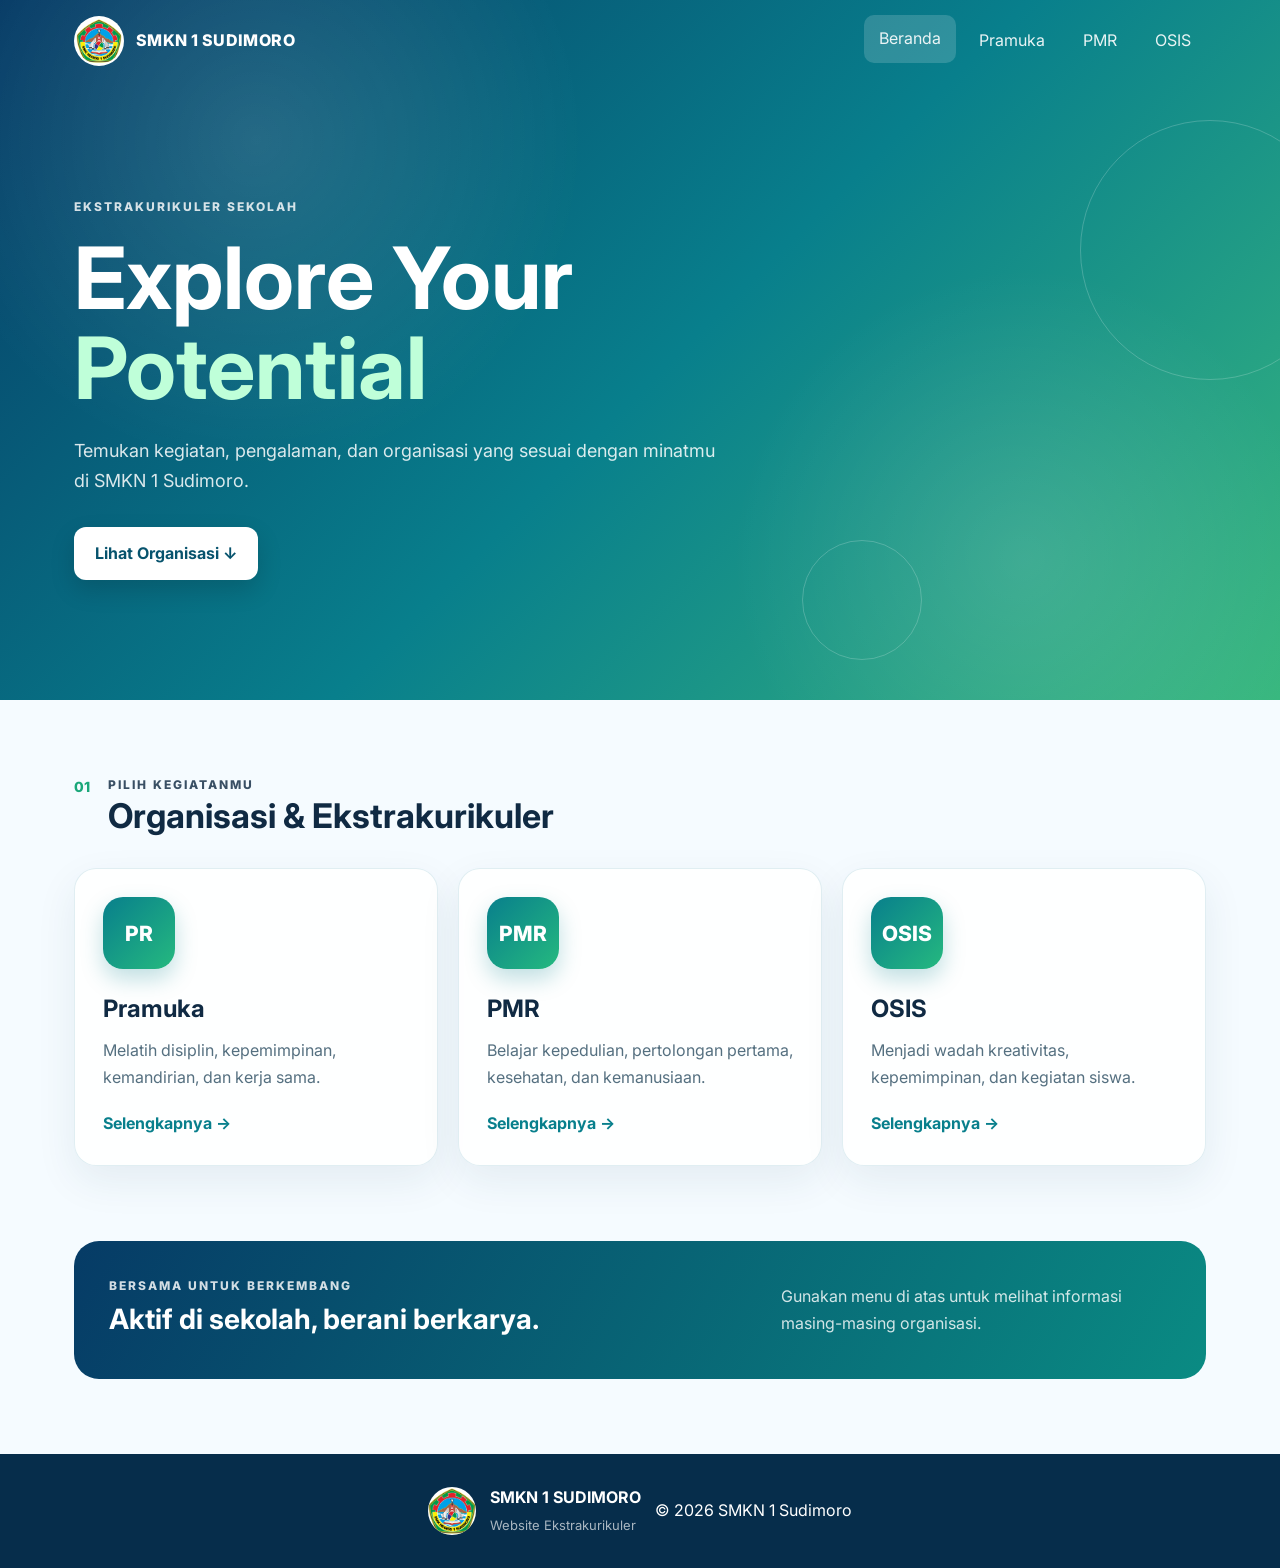
<file: index.html>
<!DOCTYPE html>
<html lang="id">
<head>
  <meta charset="UTF-8">
  <meta name="viewport" content="width=device-width, initial-scale=1.0">
  <title>Ekstrakurikuler SMKN 1 Sudimoro</title>
  <link rel="stylesheet" href="style.css">
</head>
<body>
  <header class="hero">
    <nav class="navbar">
      <a class="brand" href="index.html">
        <img src="images/logo-smk.png" alt="Logo SMKN 1 Sudimoro">
        <span>SMKN 1 SUDIMORO</span>
      </a>
      <button class="menu-btn" onclick="toggleMenu()">☰</button>
      <div class="nav-links" id="navLinks">
        <a class="active" href="index.html">Beranda</a>
        <a href="pramuka.html">Pramuka</a>
        <a href="pmr.html">PMR</a>
        <a href="osis.html">OSIS</a>
      </div>
    </nav>

    <div class="hero-content">
      <span class="eyebrow">EKSTRAKURIKULER SEKOLAH</span>
      <h1>Explore Your <span>Potential</span></h1>
      <p>Temukan kegiatan, pengalaman, dan organisasi yang sesuai dengan minatmu di SMKN 1 Sudimoro.</p>
      <a class="btn" href="#organisasi">Lihat Organisasi ↓</a>
    </div>
    <div class="floating-shape shape-1"></div>
    <div class="floating-shape shape-2"></div>
  </header>

  <main>
    <section class="section" id="organisasi">
      <div class="section-title">
        <span>01</span>
        <div>
          <p class="mini-title">PILIH KEGIATANMU</p>
          <h2>Organisasi & Ekstrakurikuler</h2>
        </div>
      </div>

      <div class="cards">
        <a class="org-card pramuka" href="pramuka.html">
          <div class="org-logo">PR</div>
          <h3>Pramuka</h3>
          <p>Melatih disiplin, kepemimpinan, kemandirian, dan kerja sama.</p>
          <span>Selengkapnya →</span>
        </a>

        <a class="org-card pmr" href="pmr.html">
          <div class="org-logo">PMR</div>
          <h3>PMR</h3>
          <p>Belajar kepedulian, pertolongan pertama, kesehatan, dan kemanusiaan.</p>
          <span>Selengkapnya →</span>
        </a>

        <a class="org-card osis" href="osis.html">
          <div class="org-logo">OSIS</div>
          <h3>OSIS</h3>
          <p>Menjadi wadah kreativitas, kepemimpinan, dan kegiatan siswa.</p>
          <span>Selengkapnya →</span>
        </a>
      </div>
    </section>

    <section class="info-banner">
      <div>
        <p class="mini-title">BERSAMA UNTUK BERKEMBANG</p>
        <h2>Aktif di sekolah, berani berkarya.</h2>
      </div>
      <p>Gunakan menu di atas untuk melihat informasi masing-masing organisasi.</p>
    </section>
  </main>

  <footer>
    <img src="images/logo-smk.png" alt="Logo SMK">
    <div><strong>SMKN 1 SUDIMORO</strong><br><span>Website Ekstrakurikuler</span></div>
    <p>© 2026 SMKN 1 Sudimoro</p>
  </footer>

  <script src="script.js"></script>
</body>
</html>
</file>
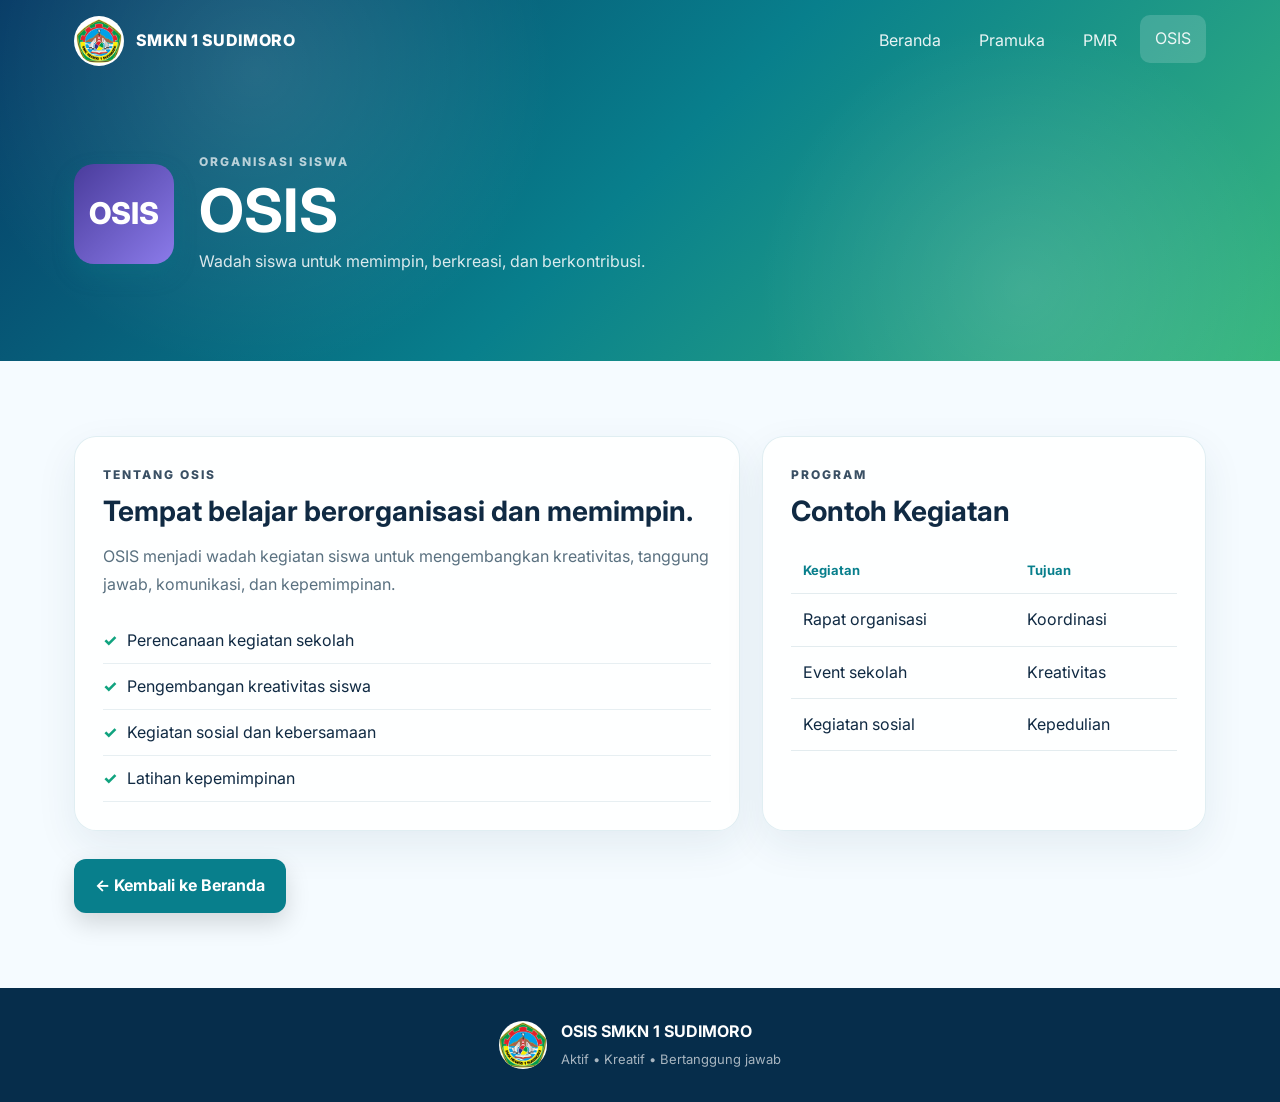
<file: osis.html>
<!DOCTYPE html>
<html lang="id">
<head>
  <meta charset="UTF-8">
  <meta name="viewport" content="width=device-width, initial-scale=1.0">
  <title>OSIS - SMKN 1 Sudimoro</title>
  <link rel="stylesheet" href="style.css">
</head>
<body class="page-osis">
<header class="sub-header">
  <nav class="navbar">
    <a class="brand" href="index.html"><img src="images/logo-smk.png" alt="Logo SMK"><span>SMKN 1 SUDIMORO</span></a>
    <button class="menu-btn" onclick="toggleMenu()">☰</button>
    <div class="nav-links" id="navLinks">
      <a href="index.html">Beranda</a><a href="pramuka.html">Pramuka</a><a href="pmr.html">PMR</a><a class="active" href="osis.html">OSIS</a>
    </div>
  </nav>
  <div class="sub-hero">
    <div class="big-org-logo">OSIS</div>
    <div><p class="eyebrow">ORGANISASI SISWA</p><h1>OSIS</h1><p>Wadah siswa untuk memimpin, berkreasi, dan berkontribusi.</p></div>
  </div>
</header>
<main class="section">
  <div class="content-grid">
    <article class="glass-card">
      <p class="mini-title">TENTANG OSIS</p>
      <h2>Tempat belajar berorganisasi dan memimpin.</h2>
      <p>OSIS menjadi wadah kegiatan siswa untuk mengembangkan kreativitas, tanggung jawab, komunikasi, dan kepemimpinan.</p>
      <ul class="check-list"><li>Perencanaan kegiatan sekolah</li><li>Pengembangan kreativitas siswa</li><li>Kegiatan sosial dan kebersamaan</li><li>Latihan kepemimpinan</li></ul>
    </article>
    <article class="glass-card">
      <p class="mini-title">PROGRAM</p>
      <h2>Contoh Kegiatan</h2>
      <table><tr><th>Kegiatan</th><th>Tujuan</th></tr><tr><td>Rapat organisasi</td><td>Koordinasi</td></tr><tr><td>Event sekolah</td><td>Kreativitas</td></tr><tr><td>Kegiatan sosial</td><td>Kepedulian</td></tr></table>
    </article>
  </div>
  <a class="back-btn" href="index.html">← Kembali ke Beranda</a>
</main>
<footer><img src="images/logo-smk.png" alt="Logo"><div><strong>OSIS SMKN 1 SUDIMORO</strong><br><span>Aktif • Kreatif • Bertanggung jawab</span></div></footer>
<script src="script.js"></script>
</body>
</html>
</file>
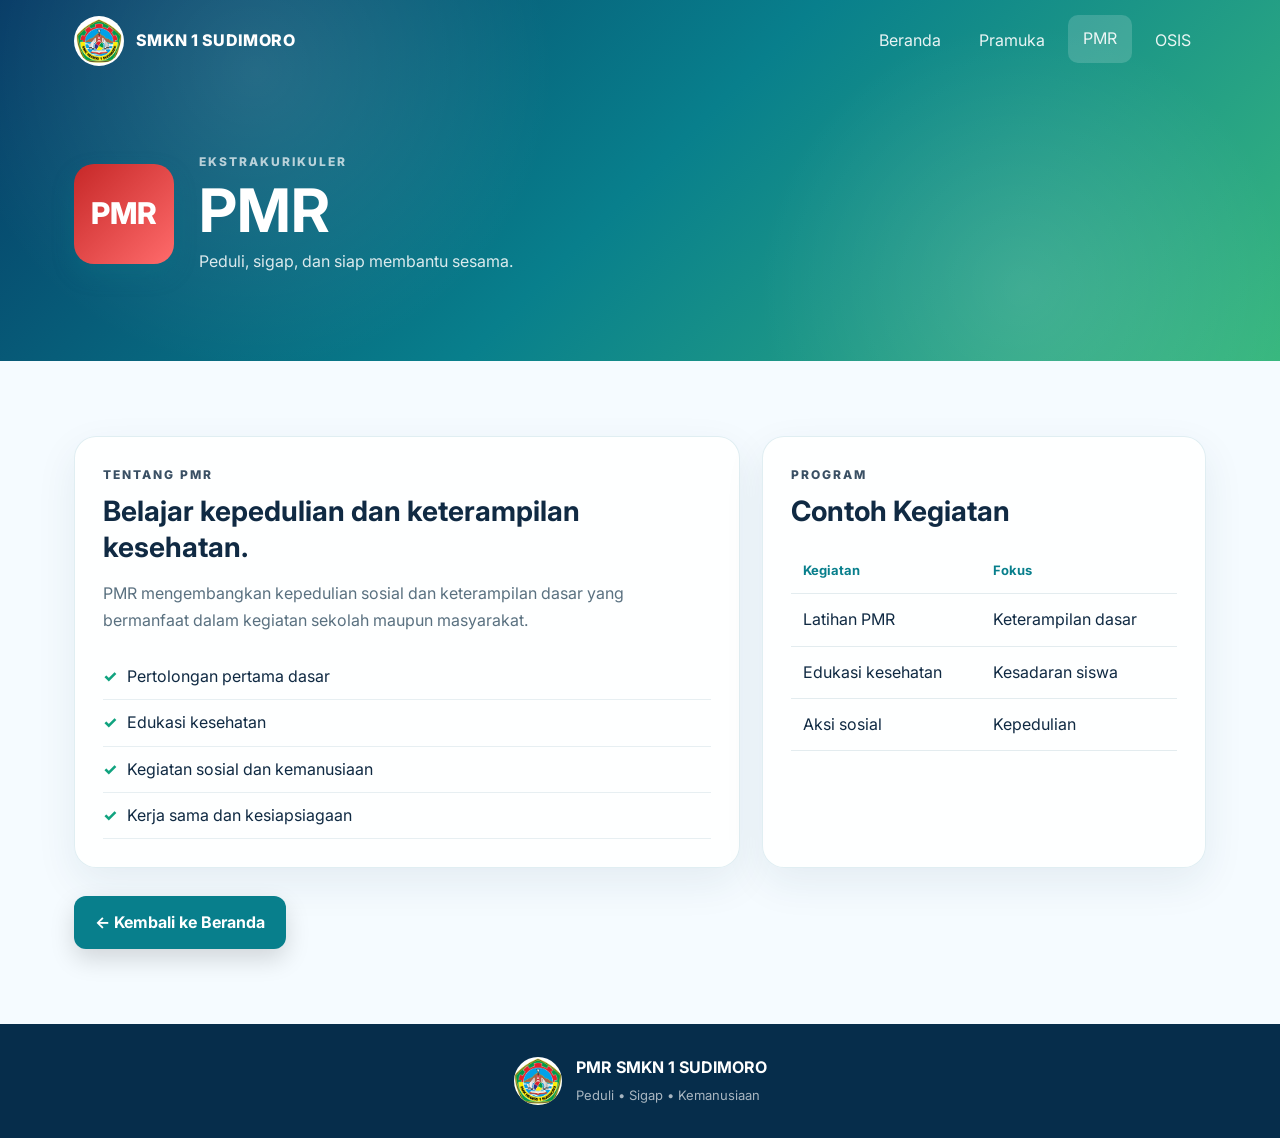
<file: pmr.html>
<!DOCTYPE html>
<html lang="id">
<head>
  <meta charset="UTF-8">
  <meta name="viewport" content="width=device-width, initial-scale=1.0">
  <title>PMR - SMKN 1 Sudimoro</title>
  <link rel="stylesheet" href="style.css">
</head>
<body class="page-pmr">
<header class="sub-header">
  <nav class="navbar">
    <a class="brand" href="index.html"><img src="images/logo-smk.png" alt="Logo SMK"><span>SMKN 1 SUDIMORO</span></a>
    <button class="menu-btn" onclick="toggleMenu()">☰</button>
    <div class="nav-links" id="navLinks">
      <a href="index.html">Beranda</a><a href="pramuka.html">Pramuka</a><a class="active" href="pmr.html">PMR</a><a href="osis.html">OSIS</a>
    </div>
  </nav>
  <div class="sub-hero">
    <div class="big-org-logo">PMR</div>
    <div><p class="eyebrow">EKSTRAKURIKULER</p><h1>PMR</h1><p>Peduli, sigap, dan siap membantu sesama.</p></div>
  </div>
</header>
<main class="section">
  <div class="content-grid">
    <article class="glass-card">
      <p class="mini-title">TENTANG PMR</p>
      <h2>Belajar kepedulian dan keterampilan kesehatan.</h2>
      <p>PMR mengembangkan kepedulian sosial dan keterampilan dasar yang bermanfaat dalam kegiatan sekolah maupun masyarakat.</p>
      <ul class="check-list"><li>Pertolongan pertama dasar</li><li>Edukasi kesehatan</li><li>Kegiatan sosial dan kemanusiaan</li><li>Kerja sama dan kesiapsiagaan</li></ul>
    </article>
    <article class="glass-card">
      <p class="mini-title">PROGRAM</p>
      <h2>Contoh Kegiatan</h2>
      <table><tr><th>Kegiatan</th><th>Fokus</th></tr><tr><td>Latihan PMR</td><td>Keterampilan dasar</td></tr><tr><td>Edukasi kesehatan</td><td>Kesadaran siswa</td></tr><tr><td>Aksi sosial</td><td>Kepedulian</td></tr></table>
    </article>
  </div>
  <a class="back-btn" href="index.html">← Kembali ke Beranda</a>
</main>
<footer><img src="images/logo-smk.png" alt="Logo"><div><strong>PMR SMKN 1 SUDIMORO</strong><br><span>Peduli • Sigap • Kemanusiaan</span></div></footer>
<script src="script.js"></script>
</body>
</html>
</file>
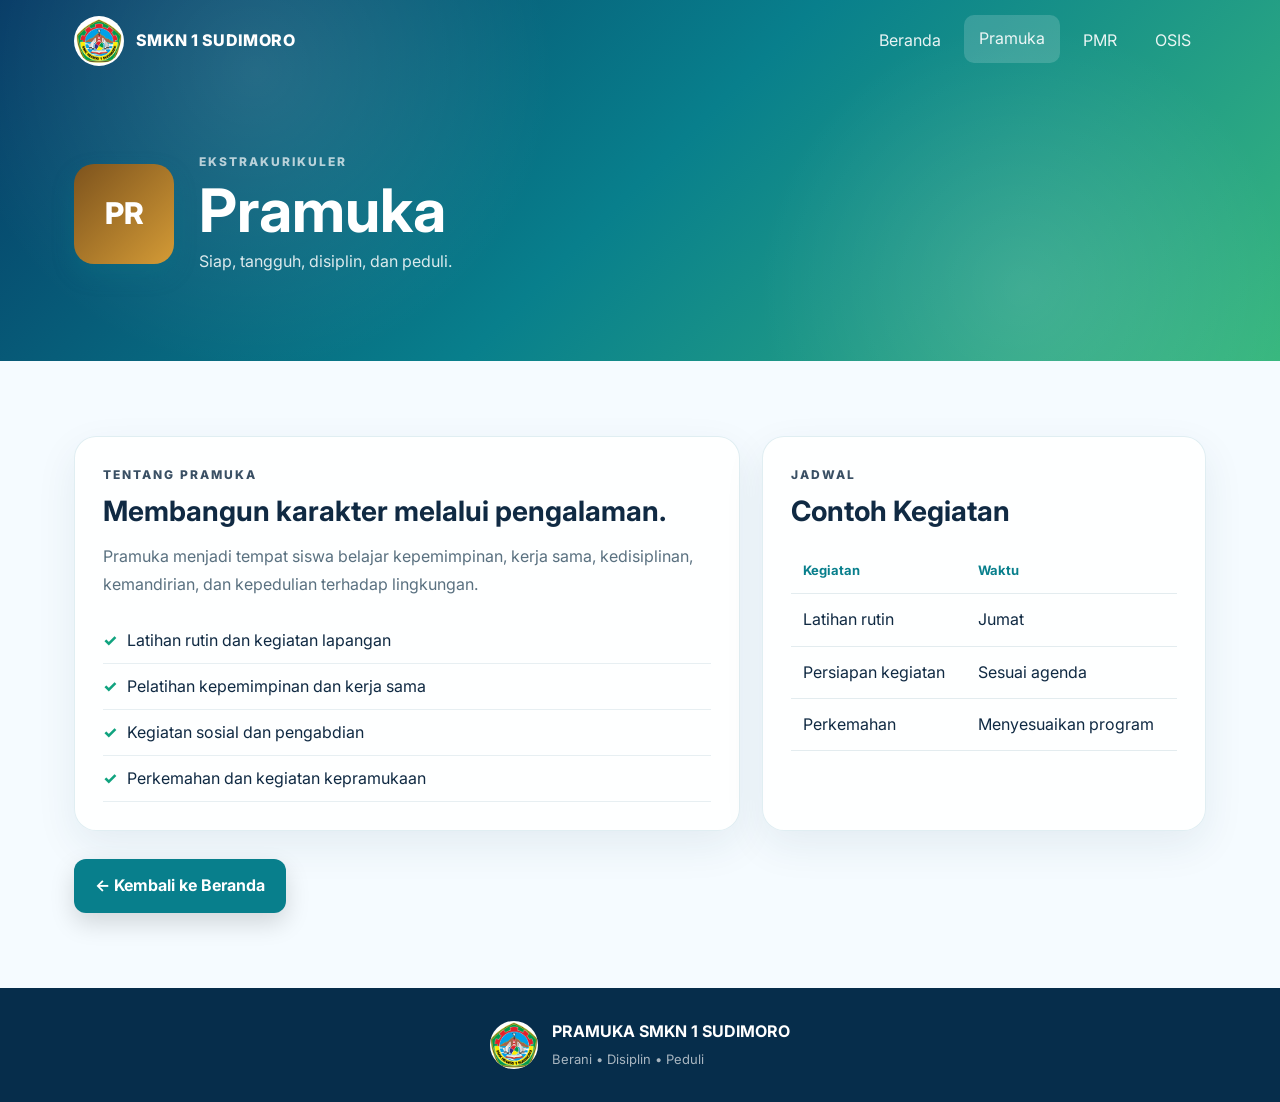
<file: pramuka.html>
<!DOCTYPE html>
<html lang="id">
<head>
  <meta charset="UTF-8">
  <meta name="viewport" content="width=device-width, initial-scale=1.0">
  <title>Pramuka - SMKN 1 Sudimoro</title>
  <link rel="stylesheet" href="style.css">
</head>
<body class="page-pramuka">
<header class="sub-header">
  <nav class="navbar">
    <a class="brand" href="index.html"><img src="images/logo-smk.png" alt="Logo SMK"><span>SMKN 1 SUDIMORO</span></a>
    <button class="menu-btn" onclick="toggleMenu()">☰</button>
    <div class="nav-links" id="navLinks">
      <a href="index.html">Beranda</a><a class="active" href="pramuka.html">Pramuka</a><a href="pmr.html">PMR</a><a href="osis.html">OSIS</a>
    </div>
  </nav>
  <div class="sub-hero">
    <div class="big-org-logo">PR</div>
    <div><p class="eyebrow">EKSTRAKURIKULER</p><h1>Pramuka</h1><p>Siap, tangguh, disiplin, dan peduli.</p></div>
  </div>
</header>
<main class="section">
  <div class="content-grid">
    <article class="glass-card">
      <p class="mini-title">TENTANG PRAMUKA</p>
      <h2>Membangun karakter melalui pengalaman.</h2>
      <p>Pramuka menjadi tempat siswa belajar kepemimpinan, kerja sama, kedisiplinan, kemandirian, dan kepedulian terhadap lingkungan.</p>
      <ul class="check-list"><li>Latihan rutin dan kegiatan lapangan</li><li>Pelatihan kepemimpinan dan kerja sama</li><li>Kegiatan sosial dan pengabdian</li><li>Perkemahan dan kegiatan kepramukaan</li></ul>
    </article>
    <article class="glass-card">
      <p class="mini-title">JADWAL</p>
      <h2>Contoh Kegiatan</h2>
      <table><tr><th>Kegiatan</th><th>Waktu</th></tr><tr><td>Latihan rutin</td><td>Jumat</td></tr><tr><td>Persiapan kegiatan</td><td>Sesuai agenda</td></tr><tr><td>Perkemahan</td><td>Menyesuaikan program</td></tr></table>
    </article>
  </div>
  <a class="back-btn" href="index.html">← Kembali ke Beranda</a>
</main>
<footer><img src="images/logo-smk.png" alt="Logo"><div><strong>PRAMUKA SMKN 1 SUDIMORO</strong><br><span>Berani • Disiplin • Peduli</span></div></footer>
<script src="script.js"></script>
</body>
</html>
</file>
<file: style.css>
@import url('https://fonts.googleapis.com/css2?family=Inter:wght@400;500;600;700;800&display=swap');
*{box-sizing:border-box;margin:0;padding:0}
html{scroll-behavior:smooth}
body{font-family:Inter,Arial,sans-serif;color:#102a43;background:#f5fbff;line-height:1.7}
a{text-decoration:none;color:inherit}
.hero{min-height:680px;position:relative;overflow:hidden;background:linear-gradient(135deg,#063b66 0%,#087f8c 52%,#39b87f 100%);color:white}
.hero:before,.sub-header:before{content:"";position:absolute;inset:0;background:radial-gradient(circle at 20% 20%,rgba(255,255,255,.12),transparent 28%),radial-gradient(circle at 80% 80%,rgba(255,255,255,.12),transparent 25%)}
.navbar{height:82px;max-width:1180px;margin:auto;padding:0 24px;display:flex;align-items:center;justify-content:space-between;position:relative;z-index:3}
.brand{display:flex;align-items:center;gap:12px;font-weight:800;letter-spacing:.4px}
.brand img{width:50px;height:50px;object-fit:contain;border-radius:50%;background:white;padding:2px}
.nav-links{display:flex;gap:8px}
.nav-links a{padding:10px 15px;border-radius:10px;color:rgba(255,255,255,.9);transition:.25s}
.nav-links a:hover,.nav-links a.active{background:rgba(255,255,255,.16);transform:translateY(-2px)}
.menu-btn{display:none;border:0;background:rgba(255,255,255,.15);color:white;border-radius:10px;font-size:24px;padding:5px 10px}
.hero-content{max-width:1180px;margin:0 auto;padding:110px 24px 120px;position:relative;z-index:2}
.eyebrow,.mini-title{font-size:12px;font-weight:800;letter-spacing:2px;opacity:.82}
.hero h1{font-size:clamp(46px,8vw,86px);line-height:1.05;margin:14px 0 22px;max-width:850px}
.hero h1 span{color:#bfffd9}
.hero-content p{max-width:650px;font-size:18px;color:rgba(255,255,255,.85)}
.btn,.back-btn{display:inline-block;margin-top:30px;padding:13px 21px;border-radius:12px;background:white;color:#07536d;font-weight:700;box-shadow:0 10px 25px rgba(0,0,0,.15);transition:.25s}
.btn:hover,.back-btn:hover{transform:translateY(-4px)}
.floating-shape{position:absolute;border:1px solid rgba(255,255,255,.2);border-radius:50%;animation:float 6s ease-in-out infinite}
.shape-1{width:260px;height:260px;right:-60px;top:120px}.shape-2{width:120px;height:120px;right:28%;bottom:40px;animation-delay:1s}
@keyframes float{50%{transform:translateY(-18px) rotate(8deg)}}
.section{max-width:1180px;margin:auto;padding:75px 24px}
.section-title{display:flex;gap:18px;align-items:flex-start;margin-bottom:32px}.section-title>span{font-weight:800;color:#1aa77a;font-size:14px}.section-title h2{font-size:34px;line-height:1.2}.cards{display:grid;grid-template-columns:repeat(3,1fr);gap:20px}
.org-card,.glass-card{background:rgba(255,255,255,.86);border:1px solid rgba(14,116,144,.12);border-radius:22px;padding:28px;box-shadow:0 15px 40px rgba(20,65,90,.08);transition:.3s}
.org-card:hover{transform:translateY(-9px);box-shadow:0 22px 45px rgba(20,65,90,.16)}
.org-logo,.big-org-logo{display:grid;place-items:center;width:72px;height:72px;border-radius:20px;background:linear-gradient(135deg,#087f8c,#25b97f);color:white;font-size:21px;font-weight:800;box-shadow:0 10px 22px rgba(8,127,140,.25)}
.org-card h3{font-size:24px;margin:20px 0 7px}.org-card p{color:#557080;margin-bottom:18px}.org-card span{font-weight:700;color:#087f8c}
.info-banner{max-width:1132px;margin:0 auto 75px;padding:35px;border-radius:25px;background:linear-gradient(120deg,#063b66,#0a8b83);color:white;display:flex;justify-content:space-between;gap:30px;align-items:center}.info-banner h2{font-size:28px}.info-banner>p{max-width:390px;color:rgba(255,255,255,.82)}
footer{background:#062d4b;color:white;padding:30px 24px;display:flex;align-items:center;gap:14px;justify-content:center}footer img{width:48px;height:48px;object-fit:contain;background:white;border-radius:50%}footer span{opacity:.65;font-size:13px}
.sub-header{position:relative;overflow:hidden;color:white;background:linear-gradient(135deg,#063b66,#087f8c,#39b87f)}
.sub-hero{max-width:1180px;margin:auto;padding:70px 24px 85px;display:flex;align-items:center;gap:25px;position:relative;z-index:1}.sub-hero h1{font-size:60px;line-height:1.1;margin:5px 0}.sub-hero p{color:rgba(255,255,255,.85)}
.big-org-logo{width:100px;height:100px;font-size:30px;flex-shrink:0}
.content-grid{display:grid;grid-template-columns:1.2fr .8fr;gap:22px}.glass-card h2{font-size:28px;line-height:1.3;margin:8px 0 14px}.glass-card>p:not(.mini-title){color:#5a7180}
.check-list{list-style:none;margin-top:20px}.check-list li{padding:9px 0;border-bottom:1px solid #e7eff2}.check-list li:before{content:"✓";color:#10a37f;font-weight:800;margin-right:10px}
table{width:100%;border-collapse:collapse;margin-top:18px}th,td{text-align:left;padding:12px;border-bottom:1px solid #e3ecef}th{color:#087f8c;font-size:13px}.back-btn{background:#087f8c;color:white;margin-top:28px}
.page-pramuka .big-org-logo{background:linear-gradient(135deg,#7d531d,#d49b36)}.page-pmr .big-org-logo{background:linear-gradient(135deg,#c62828,#ff6b6b)}.page-osis .big-org-logo{background:linear-gradient(135deg,#4a3c9c,#8b7bea)}
@media(max-width:760px){.nav-links{display:none;position:absolute;top:72px;right:20px;left:20px;padding:10px;flex-direction:column;background:#063b66;border-radius:15px;box-shadow:0 15px 30px rgba(0,0,0,.2)}.nav-links.show{display:flex}.menu-btn{display:block}.hero{min-height:620px}.hero-content{padding-top:75px}.cards,.content-grid{grid-template-columns:1fr}.info-banner{margin:0 20px 55px;display:block}.info-banner>p{margin-top:12px}.sub-hero{padding-top:55px;align-items:flex-start}.sub-hero h1{font-size:45px}.big-org-logo{width:78px;height:78px}.section{padding:55px 20px}}
</file>
